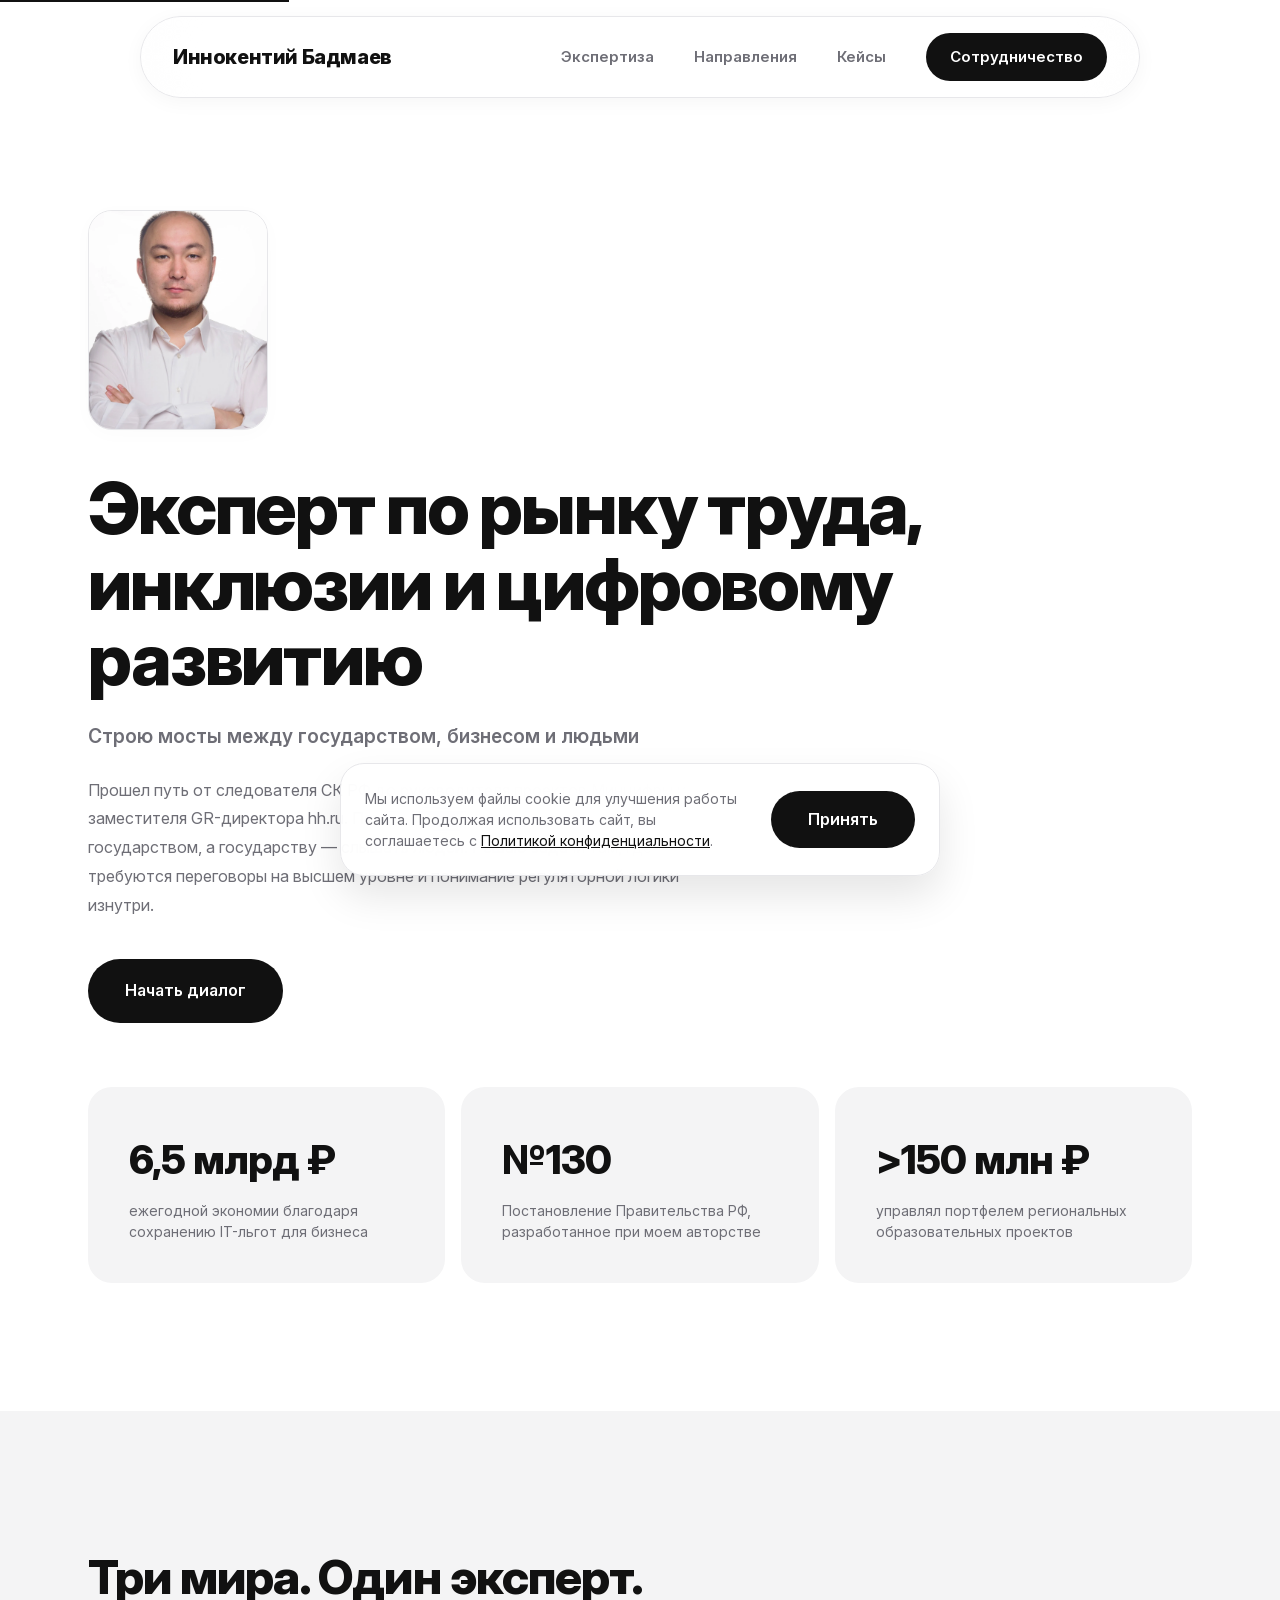
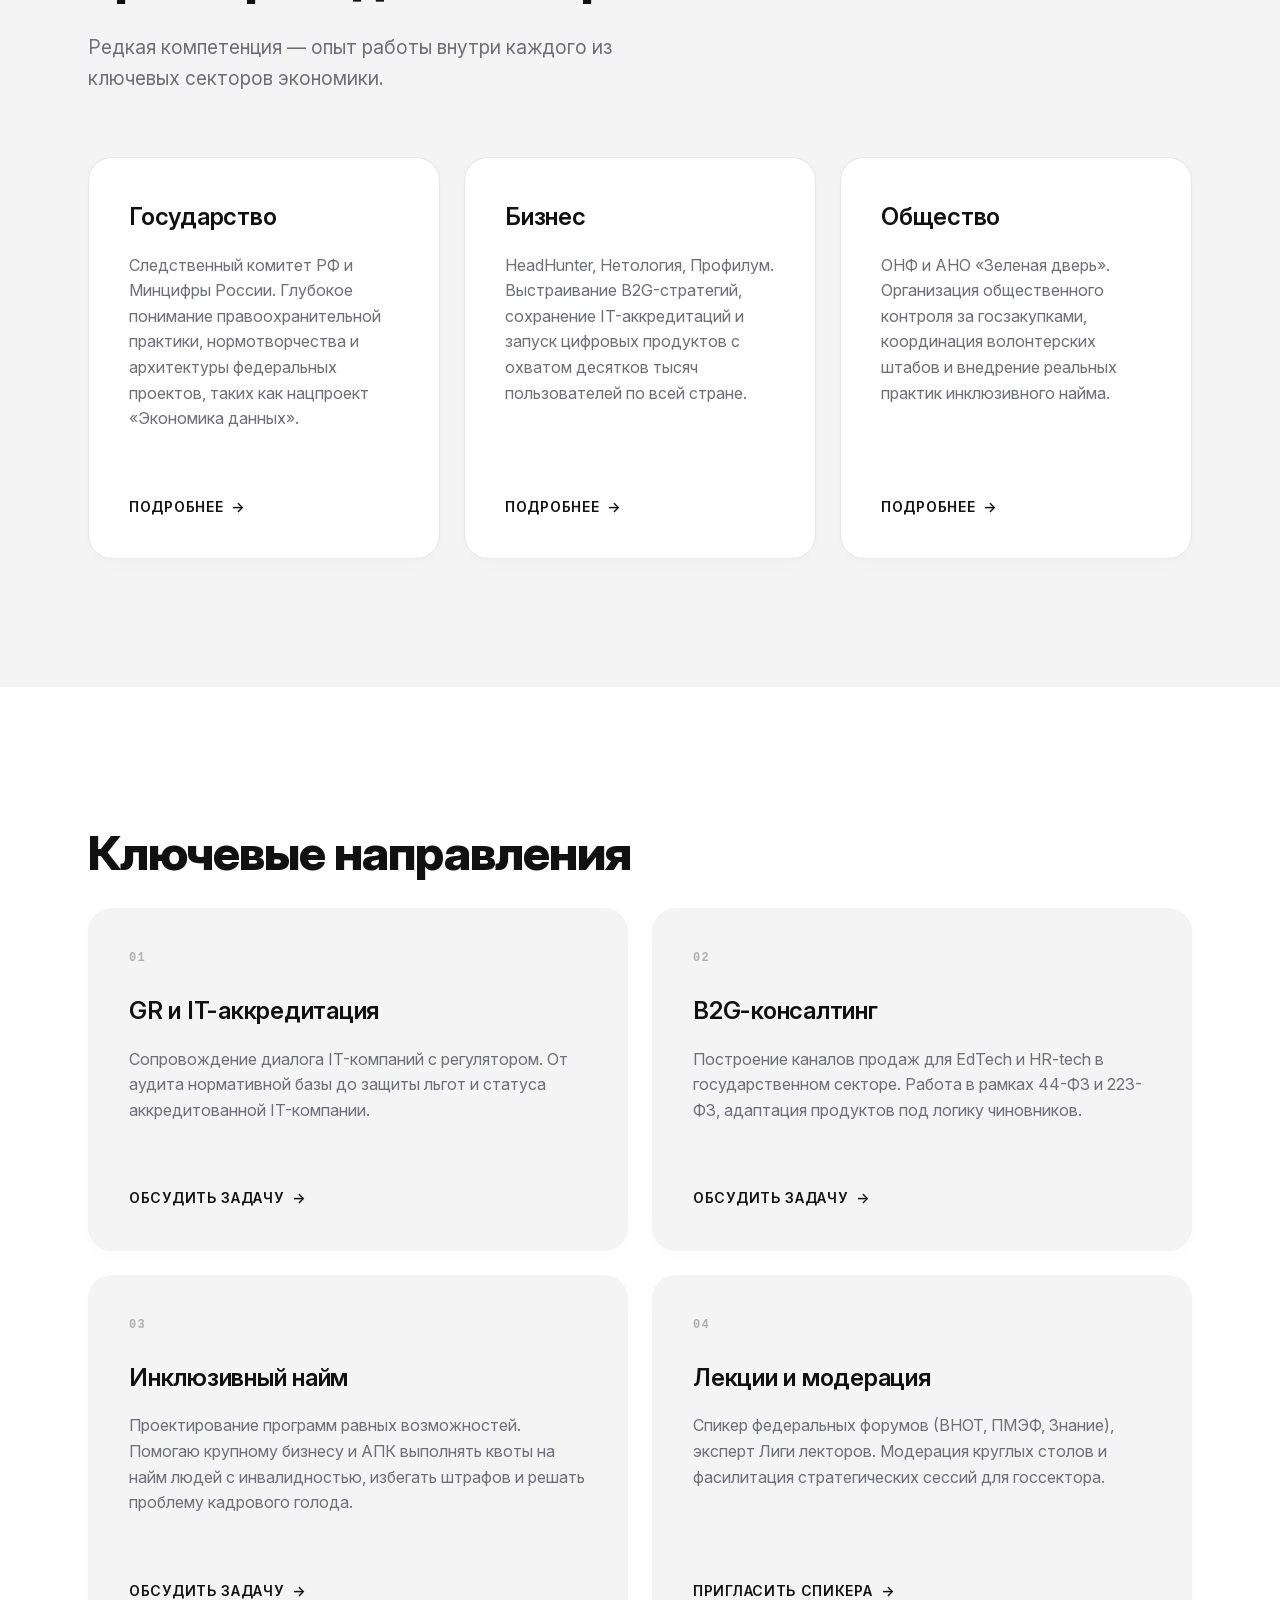
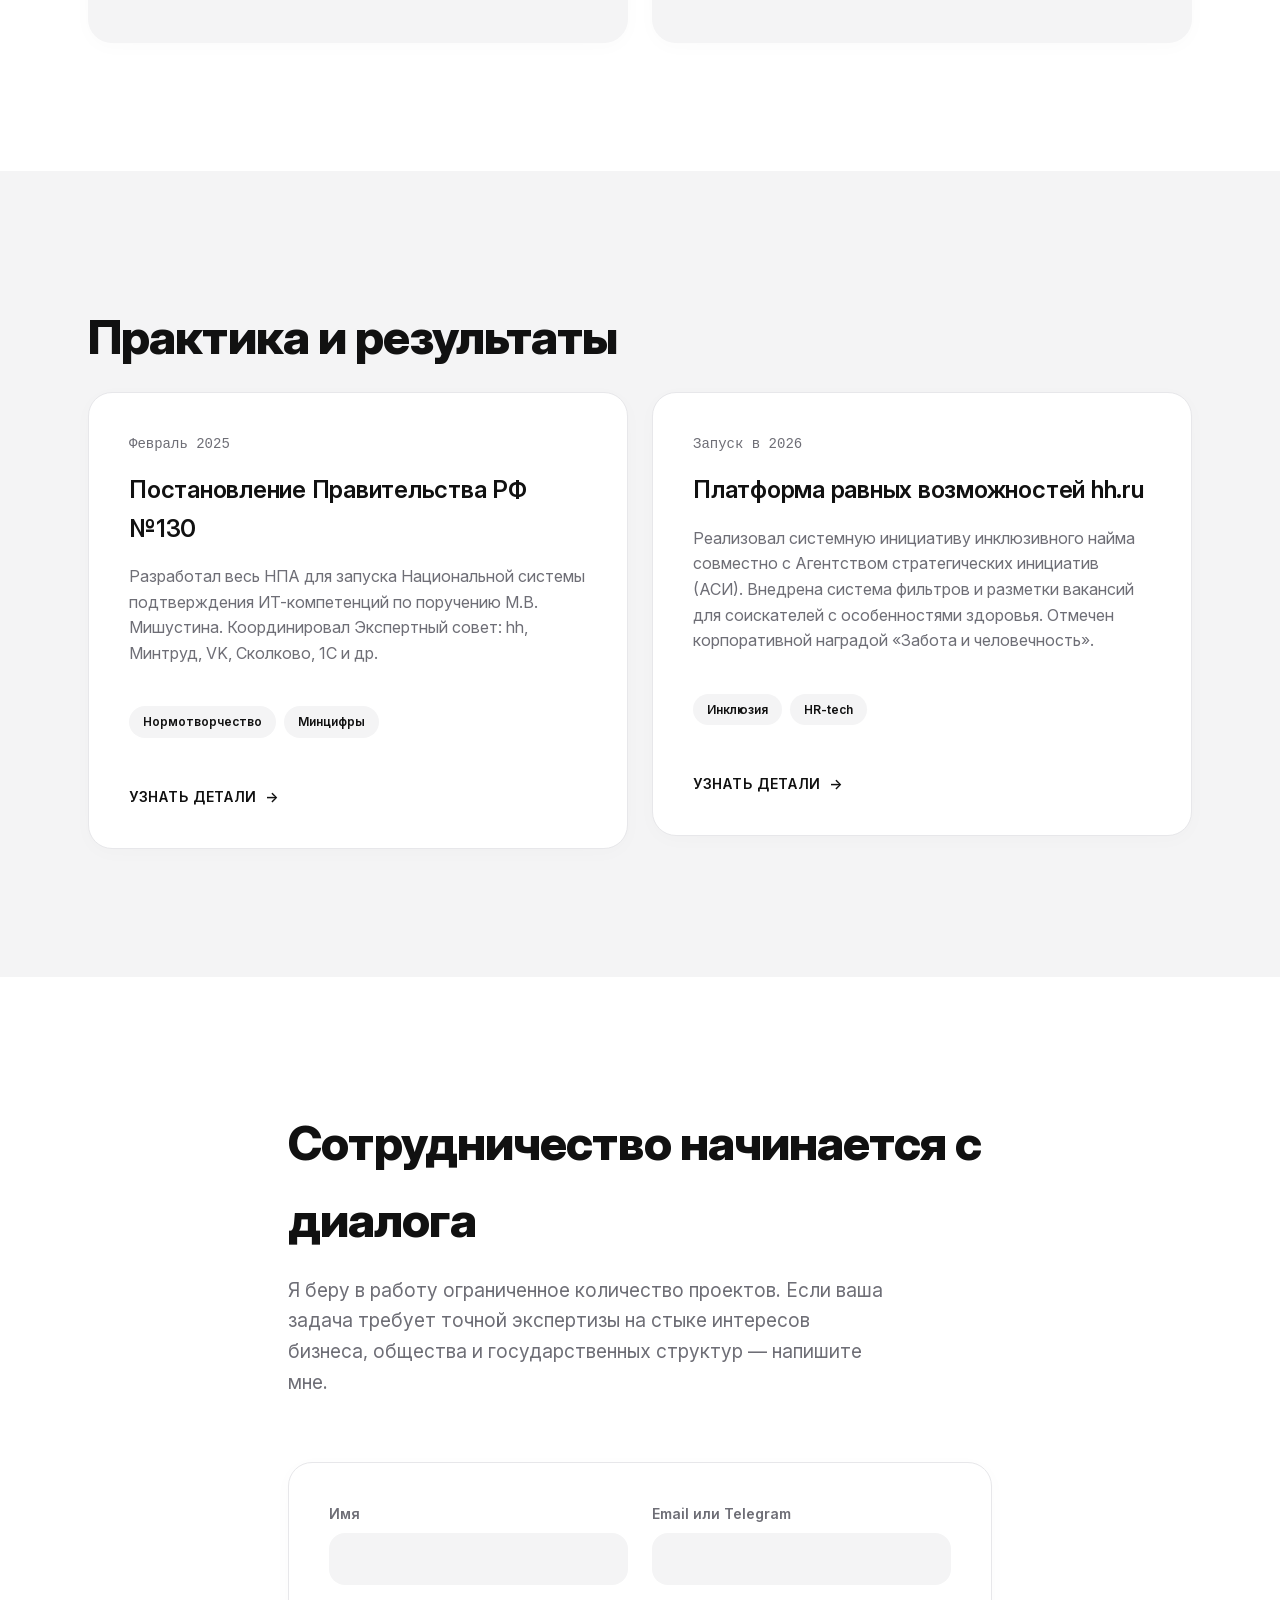
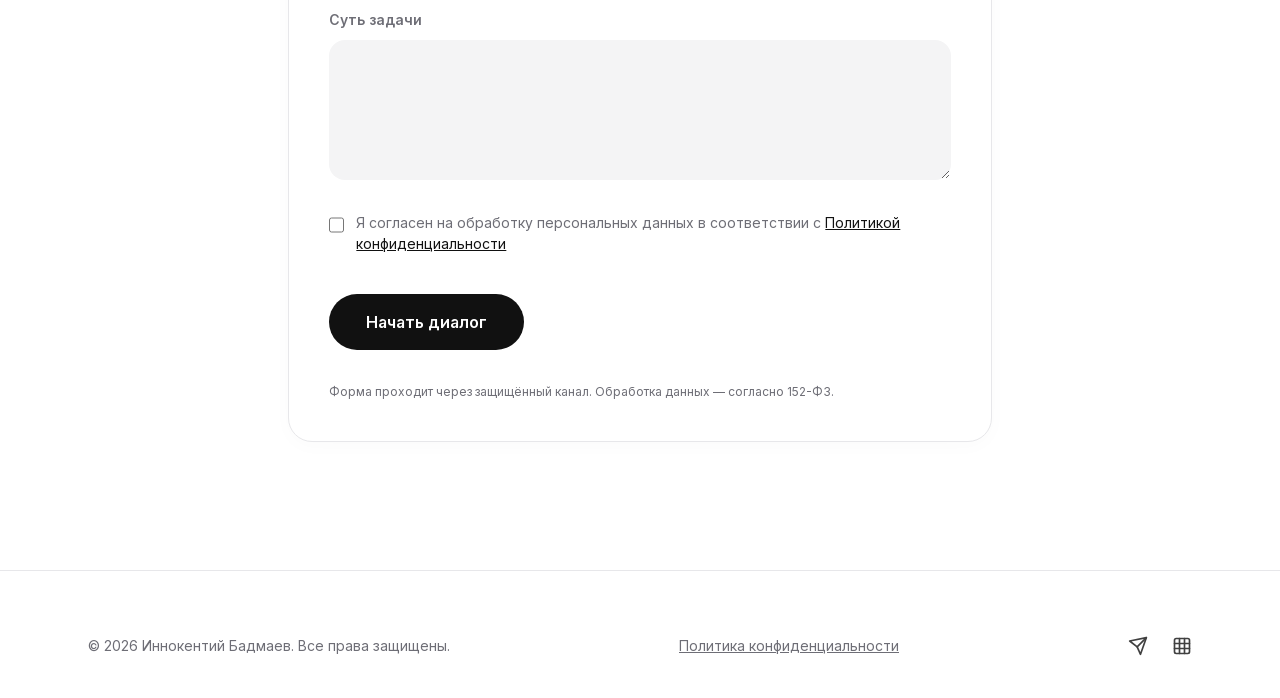
<file: index.html>
<!DOCTYPE html>
<html lang="ru">
<head>
  <meta charset="UTF-8">
  <meta name="viewport" content="width=device-width, initial-scale=1.0">
  <meta name="theme-color" content="#151515">
  <title>Иннокентий Бадмаев &mdash; Эксперт по рынку труда, инклюзии и цифровому развитию</title>
  <meta name="description" content="Иннокентий Бадмаев — эксперт на стыке государства, бизнеса и общества. GR-консалтинг, IT-аккредитация, инклюзивные программы, экспертные лекции.">
  <meta name="author" content="Иннокентий Бадмаев">
  <meta name="robots" content="index, follow">
  <link rel="canonical" href="https://isbadmaev.ru/">

  <!-- Open Graph -->
  <meta property="og:title" content="Иннокентий Бадмаев — Эксперт по рынку труда, инклюзии и цифровому развитию">
  <meta property="og:description" content="Строю мосты между государством, бизнесом и людьми">
  <meta property="og:type" content="website">
  <meta property="og:url" content="https://isbadmaev.ru/">
  <meta property="og:locale" content="ru_RU">
  <meta property="og:image" content="https://isbadmaev.ru/assets/images/og-cover.jpg">
  <meta property="og:image:width" content="1200">
  <meta property="og:image:height" content="630">

  <!-- Favicons -->
  <link rel="icon" type="image/svg+xml" href="assets/favicons/favicon.svg?v=2">
  <link rel="icon" type="image/png" sizes="96x96" href="assets/favicons/favicon-96x96.png?v=2">
  <link rel="icon" href="assets/favicons/favicon.ico?v=2" sizes="any">
  <link rel="apple-touch-icon" href="assets/favicons/apple-touch-icon.png?v=2">
  <link rel="manifest" href="assets/favicons/site.webmanifest?v=2">

  <!-- Предзагрузка критичного шрифта ускоряет First Contentful Paint -->
  <link rel="preload" href="assets/fonts/inter-var.woff2" as="font" type="font/woff2" crossorigin>

  <!-- Стили: строго normalize перед кастомными стилями -->
  <link rel="stylesheet" href="css/normalize.css">
  <link rel="stylesheet" href="css/style.css">

  <!-- Структурированные данные Schema.org -->
  <script type="application/ld+json">
  {
    "@context": "https://schema.org",
    "@type": "Person",
    "name": "Иннокентий Сергеевич Бадмаев",
    "jobTitle": "Эксперт по рынку труда, инклюзии и цифровому развитию",
    "description": "Эксперт на стыке государства, бизнеса и общества. Участник разработки Постановления Правительства РФ №130.",
    "url": "https://isbadmaev.ru/",
    "sameAs": [
      "https://setka.ru/users/2638cc5f-790b-4da6-909e-8d99691bec29",
      "https://t.me/i_badmaev"
    ]
  }
  </script>
</head>
<body>

  <!-- Skip-link для клавиатурной навигации и screen-readers (a11y) -->
  <a href="#main-content" class="skip-link">Перейти к основному содержанию</a>

  <!-- ==================== HEADER / NAVIGATION ==================== -->
  <header class="header">
    <div class="header__container">
      <a href="#hero" class="header__logo">Иннокентий Бадмаев</a>

      <nav class="nav" aria-label="Основная навигация">
        <!-- Бургер -->
        <button class="nav__burger" type="button" aria-label="Открыть меню" aria-expanded="false" aria-controls="nav-menu">
          <span class="nav__burger-line"></span>
          <span class="nav__burger-line"></span>
          <span class="nav__burger-line"></span>
        </button>

        <!-- Затемняющий фон (оверлей) -->
        <div class="nav__overlay" id="nav-overlay"></div>

        <!-- Выезжающая панель меню -->
        <div class="nav__menu" id="nav-menu" role="navigation">
          <button class="nav__close" type="button" aria-label="Закрыть меню">
            &times;
          </button>
          
          <a class="nav__link" href="#matrix">Экспертиза</a>
          <a class="nav__link" href="#services">Направления</a>
          <a class="nav__link" href="#cases">Кейсы</a>
          <a class="nav__link nav__link--cta" href="#contact">Сотрудничество</a>
        </div>
      </nav>
    </div>
  </header>

  <main class="main" id="main-content">

    <!-- ==================== 1. HERO ==================== -->
    <section class="hero" id="hero" aria-labelledby="hero-title">
      <div class="hero__media" aria-hidden="true"></div>

      <div class="hero__container">
        <div class="hero__content">
          <picture>
            <source srcset="assets/images/avatar.webp" type="image/webp">
            <img src="assets/images/avatar.jpg" alt="Иннокентий Бадмаев" class="hero__avatar" width="180" height="220" fetchpriority="high">
          </picture>
          
          <h1 class="hero__title" id="hero-title">Эксперт по рынку труда, инклюзии и цифровому развитию</h1>
          <p class="hero__subtitle">Строю мосты между государством, бизнесом и людьми</p>
          <p class="hero__lead">Прошел путь от следователя СК РФ до руководителя проектов Минцифры и заместителя GR-директора hh.ru. Помогаю бизнесу говорить с государством, а государству — слышать людей. Решаю задачи там, где требуются переговоры на высшем уровне и понимание регуляторной логики изнутри.</p>
          <a href="#contact" class="hero__cta button button--primary">Начать диалог</a>
        </div>

        <div class="hero__stats" role="list" aria-label="Ключевые показатели">
          <div class="hero__stat" role="listitem">
            <span class="hero__stat-number">6,5 млрд ₽</span>
            <span class="hero__stat-label">ежегодной экономии благодаря сохранению IT-льгот для бизнеса</span>
          </div>
          <div class="hero__stat" role="listitem">
            <span class="hero__stat-number">№130</span>
            <span class="hero__stat-label">Постановление Правительства РФ, разработанное при моем авторстве</span>
          </div>
          <div class="hero__stat" role="listitem">
            <span class="hero__stat-number">>150 млн ₽</span>
            <span class="hero__stat-label">управлял портфелем региональных образовательных проектов</span>
          </div>
        </div>
      </div>
    </section>

    <!-- ==================== 2. МАТРИЦА УНИКАЛЬНОСТИ ==================== -->
    <section class="matrix" id="matrix" aria-labelledby="matrix-title">
      <div class="matrix__container">
        <h2 class="matrix__title" id="matrix-title">Три мира. Один эксперт.</h2>
        <p class="matrix__subtitle">Редкая компетенция — опыт работы внутри каждого из ключевых секторов экономики.</p>

        <div class="matrix__grid">
          <article class="matrix__card">
            <h3 class="matrix__card-title">Государство</h3>
            <p class="matrix__card-text">Следственный комитет РФ и Минцифры России. Глубокое понимание правоохранительной практики, нормотворчества и архитектуры федеральных проектов, таких как нацпроект «Экономика данных».</p>
            <a href="#contact" class="card__link">Подробнее <span class="card__link-arrow" aria-hidden="true">&rarr;</span></a>
          </article>

          <article class="matrix__card">
            <h3 class="matrix__card-title">Бизнес</h3>
            <p class="matrix__card-text">HeadHunter, Нетология, Профилум. Выстраивание B2G-стратегий, сохранение IT-аккредитаций и запуск цифровых продуктов с охватом десятков тысяч пользователей по всей стране.</p>
            <a href="#contact" class="card__link">Подробнее <span class="card__link-arrow" aria-hidden="true">&rarr;</span></a>
          </article>

          <article class="matrix__card">
            <h3 class="matrix__card-title">Общество</h3>
            <p class="matrix__card-text">ОНФ и АНО «Зеленая дверь». Организация общественного контроля за госзакупками, координация волонтерских штабов и внедрение реальных практик инклюзивного найма.</p>
            <a href="#contact" class="card__link">Подробнее <span class="card__link-arrow" aria-hidden="true">&rarr;</span></a>
          </article>
        </div>
      </div>
    </section>

    <!-- ==================== 3. ПРОДУКТОВЫЙ ПОРТФЕЛЬ ==================== -->
    <section class="services" id="services" aria-labelledby="services-title">
      <div class="services__container">
        <h2 class="services__title" id="services-title">Ключевые направления</h2>

        <div class="services-grid">
          <article class="services-grid__item">
            <span class="services-grid__index" aria-hidden="true">01</span>
            <h3 class="services-grid__title">GR и IT-аккредитация</h3>
            <p class="services-grid__text">Сопровождение диалога IT-компаний с регулятором. От аудита нормативной базы до защиты льгот и статуса аккредитованной IT-компании.</p>
            <a href="#contact" class="card__link">Обсудить задачу <span class="card__link-arrow" aria-hidden="true">&rarr;</span></a>
          </article>

          <article class="services-grid__item">
            <span class="services-grid__index" aria-hidden="true">02</span>
            <h3 class="services-grid__title">B2G-консалтинг</h3>
            <p class="services-grid__text">Построение каналов продаж для EdTech и HR-tech в государственном секторе. Работа в рамках 44-ФЗ и 223-ФЗ, адаптация продуктов под логику чиновников.</p>
            <a href="#contact" class="card__link">Обсудить задачу <span class="card__link-arrow" aria-hidden="true">&rarr;</span></a>
          </article>

          <article class="services-grid__item">
            <span class="services-grid__index" aria-hidden="true">03</span>
            <h3 class="services-grid__title">Инклюзивный найм</h3>
            <p class="services-grid__text">Проектирование программ равных возможностей. Помогаю крупному бизнесу и АПК выполнять квоты на найм людей с инвалидностью, избегать штрафов и решать проблему кадрового голода.</p>
            <a href="#contact" class="card__link">Обсудить задачу <span class="card__link-arrow" aria-hidden="true">&rarr;</span></a>
          </article>

          <article class="services-grid__item">
            <span class="services-grid__index" aria-hidden="true">04</span>
            <h3 class="services-grid__title">Лекции и модерация</h3>
            <p class="services-grid__text">Спикер федеральных форумов (ВНОТ, ПМЭФ, Знание), эксперт Лиги лекторов. Модерация круглых столов и фасилитация стратегических сессий для госсектора.</p>
            <a href="#contact" class="card__link">Пригласить спикера <span class="card__link-arrow" aria-hidden="true">&rarr;</span></a>
          </article>
        </div>
      </div>
    </section>

    <!-- ==================== 4. ФЛАГМАНСКИЕ КЕЙСЫ ==================== -->
    <section class="cases" id="cases" aria-labelledby="cases-title">
      <div class="cases__container">
        <h2 class="cases__title" id="cases-title">Практика и результаты</h2>

        <div class="cases__timeline">
          <article class="cases__item">
            <div class="cases__card">
              <span class="cases__date">Февраль 2025</span>
              <h3 class="cases__item-title">Постановление Правительства РФ №130</h3>
              <p class="cases__item-text">Разработал весь НПА для запуска Национальной системы подтверждения ИТ-компетенций по поручению М.В. Мишустина. Координировал Экспертный совет: hh, Минтруд, VK, Сколково, 1С и др.</p>
              <div class="cases__badges">
                <span class="cases__badge">Нормотворчество</span>
                <span class="cases__badge">Минцифры</span>
              </div>
              <a href="#contact" class="cases__cta">Узнать детали <span class="card__link-arrow" aria-hidden="true">&rarr;</span></a>
            </div>
          </article>

          <article class="cases__item">
            <div class="cases__card">
              <span class="cases__date">Запуск в 2026</span>
              <h3 class="cases__item-title">Платформа равных возможностей hh.ru</h3>
              <p class="cases__item-text">Реализовал системную инициативу инклюзивного найма совместно с Агентством стратегических инициатив (АСИ). Внедрена система фильтров и разметки вакансий для соискателей с особенностями здоровья. Отмечен корпоративной наградой «Забота и человечность».</p>
              <div class="cases__badges">
                <span class="cases__badge">Инклюзия</span>
                <span class="cases__badge">HR-tech</span>
              </div>
              <a href="#contact" class="cases__cta">Узнать детали <span class="card__link-arrow" aria-hidden="true">&rarr;</span></a>
            </div>
          </article>
        </div>
      </div>
    </section>

    <!-- ==================== 5. CALL TO ACTION / ФОРМА СВЯЗИ ==================== -->
    <section class="contact" id="contact" aria-labelledby="contact-title">
      <div class="contact__container">
        <h2 class="contact__title" id="contact-title">Сотрудничество начинается с диалога</h2>
        <p class="contact__subtitle">Я беру в работу ограниченное количество проектов. Если ваша задача требует точной экспертизы на стыке интересов бизнеса, общества и государственных структур — напишите мне.</p>

        <form class="contact__form" id="contact-form" action="/send-form.php" method="POST" novalidate>
          <div class="contact__row">
            <div class="contact__field">
              <label class="contact__label" for="name">Имя</label>
              <input class="contact__input" type="text" id="name" name="name" required autocomplete="name" aria-describedby="name-error">
              <span class="contact__error" id="name-error" role="alert" aria-live="polite"></span>
            </div>

            <div class="contact__field">
              <label class="contact__label" for="contact-info">Email или Telegram</label>
              <input class="contact__input" type="text" id="contact-info" name="contact_info" required autocomplete="email" aria-describedby="contact-info-error">
              <span class="contact__error" id="contact-info-error" role="alert" aria-live="polite"></span>
            </div>
          </div>

          <div class="contact__field">
            <label class="contact__label" for="message">Суть задачи</label>
            <textarea class="contact__textarea" id="message" name="message" rows="4" required aria-describedby="message-error"></textarea>
            <span class="contact__error" id="message-error" role="alert" aria-live="polite"></span>
          </div>
          
          <div style="display: none;" aria-hidden="true">
              <label for="bot-field">Не заполняйте это поле, если вы человек:</label>
              <input type="text" id="bot-field" name="bot-field" tabindex="-1">
          </div>

          <div class="contact__consent">
            <input class="contact__checkbox" type="checkbox" id="consent" name="consent" required>
            <label class="contact__consent-label" for="consent">
              Я согласен на обработку персональных данных в соответствии с
              <a href="privacy.html" class="contact__policy-link">Политикой конфиденциальности</a>
            </label>
          </div>

          <button class="contact__submit button button--primary" type="submit">
            <span class="contact__submit-text">Начать диалог</span>
          </button>

          <p class="contact__microtext">Форма проходит через защищённый канал. Обработка данных — согласно 152-ФЗ.</p>
          <p class="contact__status" id="contact-status" role="status" aria-live="polite"></p>
        </form>
      </div>
    </section>

  </main>

  <!-- ==================== FOOTER ==================== -->
  <footer class="footer">
    <div class="footer__container">
      <p class="footer__copyright">&copy; 2026 Иннокентий Бадмаев. Все права защищены.</p>

      <nav class="footer__nav" aria-label="Юридическая информация">
        <a class="footer__link" href="privacy.html">Политика конфиденциальности</a>
      </nav>

      <div class="footer__socials">
        <a href="https://t.me/i_badmaev" class="footer__social-link" aria-label="Telegram" target="_blank" rel="noopener noreferrer me">
          <svg xmlns="http://www.w3.org/2000/svg" width="20" height="20" viewBox="0 0 24 24" fill="none" stroke="currentColor" stroke-width="2" stroke-linecap="round" stroke-linejoin="round"><path d="m22 2-7 20-4-9-9-7Z"/><path d="M22 2 11 13"/></svg>
        </a>
        <a href="https://setka.ru/users/2638cc5f-790b-4da6-909e-8d99691bec29" class="footer__social-link" aria-label="Setka" target="_blank" rel="noopener noreferrer me">
          <svg xmlns="http://www.w3.org/2000/svg" width="20" height="20" viewBox="0 0 24 24" fill="none" stroke="currentColor" stroke-width="2" stroke-linecap="round" stroke-linejoin="round"><rect width="18" height="18" x="3" y="3" rx="2"/><path d="M9 3v18"/><path d="M15 3v18"/><path d="M3 9h18"/><path d="M3 15h18"/></svg>
        </a>
      </div>
    </div>
  </footer>

  <!-- ==================== COOKIE CONSENT (152-ФЗ) ==================== -->
  <div class="cookie-consent" id="cookie-consent" role="dialog" aria-label="Уведомление об использовании cookie" hidden>
    <p class="cookie-consent__text">
      Мы используем файлы cookie для улучшения работы сайта. Продолжая использовать сайт, вы соглашаетесь с
      <a href="privacy.html" class="cookie-consent__link">Политикой конфиденциальности</a>.
    </p>
    <button class="cookie-consent__button button button--primary" id="cookie-consent-accept" type="button">Принять</button>
  </div>

  <!-- Скрипты подключаются в конце body для скорости загрузки -->
  <script src="js/cookie-consent.js" defer></script>
  <script src="js/main.js" defer></script>

</body>
</html>
</file>
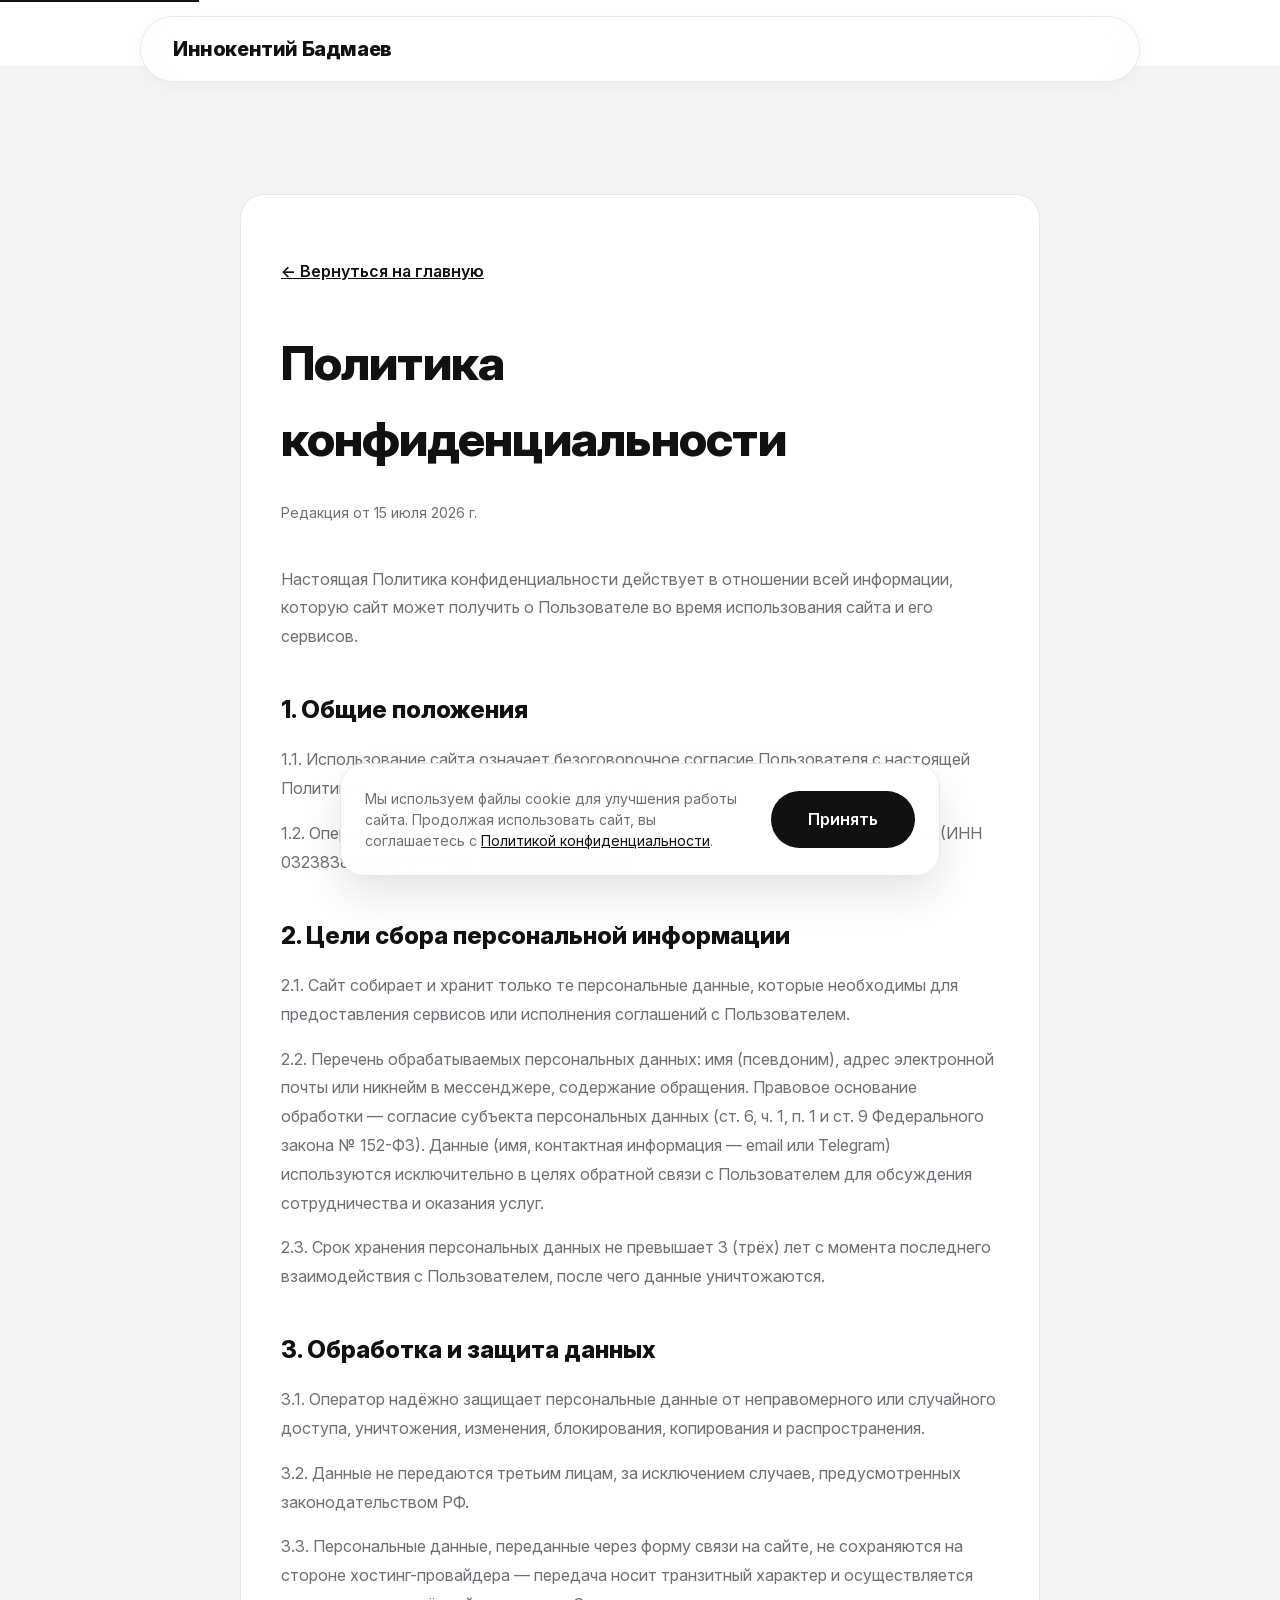
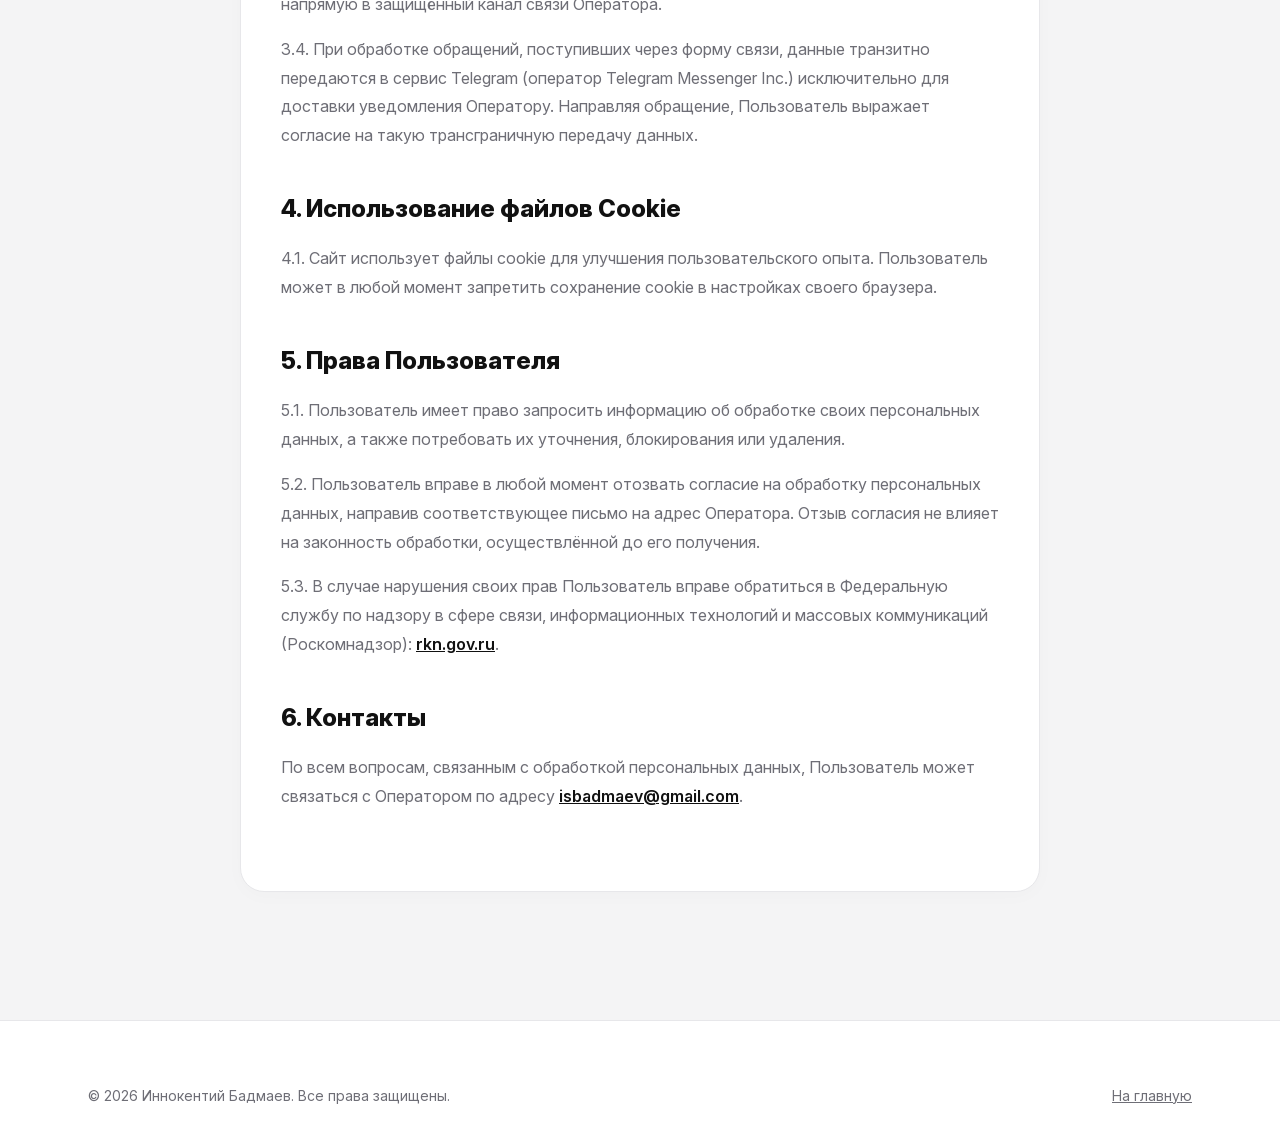
<file: privacy.html>
<!DOCTYPE html>
<html lang="ru">
<head>
  <meta charset="UTF-8">
  <meta name="viewport" content="width=device-width, initial-scale=1.0">
  <meta name="theme-color" content="#FFFFFF">
  <title>Политика конфиденциальности &mdash; Иннокентий Бадмаев</title>
  <meta name="description" content="Политика конфиденциальности и обработки персональных данных ИП Бадмаев Иннокентий Сергеевич.">
  <meta name="robots" content="noindex, follow">
  <link rel="canonical" href="https://isbadmaev.ru/privacy.html">

  <!-- Favicons: единые для всех страниц сайта -->
  <link rel="icon" type="image/svg+xml" href="assets/favicons/favicon.svg">
  <link rel="icon" type="image/png" sizes="96x96" href="assets/favicons/favicon-96x96.png">
  <link rel="icon" href="assets/favicons/favicon.ico" sizes="any">
  <link rel="apple-touch-icon" href="assets/favicons/apple-touch-icon.png">
  <link rel="manifest" href="assets/favicons/site.webmanifest">

  <link rel="stylesheet" href="css/normalize.css">
  <link rel="stylesheet" href="css/style.css">

  <style>
    /* Локальные стили страницы политики — используют переменные из :root в style.css */
    .privacy {
      padding: 6rem 0 var(--space-section); /* Уменьшили верхний отступ для мобилок */
      background-color: var(--color-bg-soft);
    }
    .privacy__content {
      max-width: 800px;
      margin: 0 auto;
      background-color: var(--color-bg);
      padding: var(--space-md); /* Комфортный отступ для смартфона */
      border-radius: var(--radius-lg);
      border: 1px solid var(--color-border);
      box-shadow: var(--shadow-glow);
      overflow-wrap: break-word; /* Защита от вылезания длинных слов/email за края */
      word-break: break-word;
    }

    /* Возвращаем "воздух" для планшетов и десктопов */
    @media (min-width: 768px) {
      .privacy {
        padding: 8rem 0 var(--space-section);
      }
      .privacy__content {
        padding: var(--space-xl) var(--space-lg);
      }
    }
    .privacy__updated {
      display: block;
      font-size: var(--fs-small);
      color: var(--color-text-secondary);
      margin-bottom: var(--space-lg);
    }
    .privacy__content h1 {
      font-size: var(--fs-h2);
      font-weight: var(--fw-black);
      margin-bottom: var(--space-md);
      letter-spacing: -0.02em;
      color: var(--color-text);
    }
    .privacy__content h2 {
      font-size: var(--fs-h3);
      font-weight: var(--fw-black);
      margin-top: var(--space-lg);
      margin-bottom: var(--space-sm);
      color: var(--color-text);
    }
    .privacy__content p,
    .privacy__content ul {
      color: var(--color-text-secondary);
      font-size: var(--fs-body);
      line-height: 1.8;
      margin-bottom: var(--space-sm);
    }
    .privacy__content ul {
      padding-left: 1.5rem;
    }
    .privacy__content a {
      color: var(--color-text);
      font-weight: var(--fw-bold);
      text-decoration: underline;
      transition: color var(--transition-fast);
    }
    .privacy__content a:hover {
      color: var(--color-text-secondary);
    }
    .privacy__back {
      display: inline-flex;
      align-items: center;
      gap: 0.5rem;
      margin-bottom: var(--space-lg);
      color: var(--color-text);
      font-weight: var(--fw-bold);
      text-decoration: none;
      transition: color var(--transition-fast);
    }
    .privacy__back:hover {
      color: var(--color-text-secondary);
    }
    .privacy__container {
      max-width: var(--container-max);
      margin: 0 auto;
      padding-left: var(--container-padding);
      padding-right: var(--container-padding);
    }
  </style>
</head>
<body>

  <a href="#privacy-content" class="skip-link">Перейти к содержанию</a>

  <!-- Лёгкая шапка для единого бренд-стиля со всеми страницами сайта -->
  <header class="header">
    <div class="header__container">
      <a href="index.html#hero" class="header__logo">Иннокентий Бадмаев</a>
    </div>
  </header>

  <main class="main">
    <section class="privacy" id="privacy-content" aria-labelledby="privacy-title">
      <div class="privacy__container">
        <div class="privacy__content">
          <a href="index.html" class="privacy__back">&larr; Вернуться на главную</a>

          <h1 id="privacy-title">Политика конфиденциальности</h1>
          <span class="privacy__updated">Редакция от 15 июля 2026 г.</span>

          <p>Настоящая Политика конфиденциальности действует в отношении всей информации, которую сайт может получить о Пользователе во время использования сайта и его сервисов.</p>

          <h2>1. Общие положения</h2>
          <p>1.1. Использование сайта означает безоговорочное согласие Пользователя с настоящей Политикой и условиями обработки его персональных данных.</p>
          <p>1.2. Оператором персональных данных является ИП Бадмаев Иннокентий Сергеевич (ИНН 032383855392, ОГРНИП 326030000036650).</p>
          
          <h2>2. Цели сбора персональной информации</h2>
          <p>2.1. Сайт собирает и хранит только те персональные данные, которые необходимы для предоставления сервисов или исполнения соглашений с Пользователем.</p>
          <p>2.2. Перечень обрабатываемых персональных данных: имя (псевдоним), адрес электронной почты или никнейм в мессенджере, содержание обращения. Правовое основание обработки — согласие субъекта персональных данных (ст. 6, ч. 1, п. 1 и ст. 9 Федерального закона № 152-ФЗ). Данные (имя, контактная информация — email или Telegram) используются исключительно в целях обратной связи с Пользователем для обсуждения сотрудничества и оказания услуг.</p>
          <p>2.3. Срок хранения персональных данных не превышает 3 (трёх) лет с момента последнего взаимодействия с Пользователем, после чего данные уничтожаются.</p>

          <h2>3. Обработка и защита данных</h2>
          <p>3.1. Оператор надёжно защищает персональные данные от неправомерного или случайного доступа, уничтожения, изменения, блокирования, копирования и распространения.</p>
          <p>3.2. Данные не передаются третьим лицам, за исключением случаев, предусмотренных законодательством РФ.</p>
          <p>3.3. Персональные данные, переданные через форму связи на сайте, не сохраняются на стороне хостинг-провайдера — передача носит транзитный характер и осуществляется напрямую в защищённый канал связи Оператора.</p>
          <p>3.4. При обработке обращений, поступивших через форму связи, данные транзитно передаются в сервис Telegram (оператор Telegram Messenger Inc.) исключительно для доставки уведомления Оператору. Направляя обращение, Пользователь выражает согласие на такую трансграничную передачу данных.</p>

          <h2>4. Использование файлов Cookie</h2>
          <p>4.1. Сайт использует файлы cookie для улучшения пользовательского опыта. Пользователь может в любой момент запретить сохранение cookie в настройках своего браузера.</p>

          <h2>5. Права Пользователя</h2>
          <p>5.1. Пользователь имеет право запросить информацию об обработке своих персональных данных, а также потребовать их уточнения, блокирования или удаления.</p>
          <p>5.2. Пользователь вправе в любой момент отозвать согласие на обработку персональных данных, направив соответствующее письмо на адрес Оператора. Отзыв согласия не влияет на законность обработки, осуществлённой до его получения.</p>
          <p>5.3. В случае нарушения своих прав Пользователь вправе обратиться в Федеральную службу по надзору в сфере связи, информационных технологий и массовых коммуникаций (Роскомнадзор): <a href="https://rkn.gov.ru" target="_blank" rel="noopener noreferrer">rkn.gov.ru</a>.</p>

          <h2>6. Контакты</h2>
          <p>По всем вопросам, связанным с обработкой персональных данных, Пользователь может связаться с Оператором по адресу <a href="mailto:isbadmaev@gmail.com">isbadmaev@gmail.com</a>.</p>
        </div>
      </div>
    </section>
  </main>

  <!-- ==================== FOOTER ==================== -->
  <footer class="footer">
    <div class="footer__container">
      <p class="footer__copyright">&copy; 2026 Иннокентий Бадмаев. Все права защищены.</p>
      <nav class="footer__nav" aria-label="Юридическая информация">
        <a class="footer__link" href="index.html">На главную</a>
      </nav>
    </div>
  </footer>

  <!-- ==================== COOKIE CONSENT (152-ФЗ) ==================== -->
  <div class="cookie-consent" id="cookie-consent" role="dialog" aria-label="Уведомление об использовании cookie" hidden>
    <p class="cookie-consent__text">
      Мы используем файлы cookie для улучшения работы сайта. Продолжая использовать сайт, вы соглашаетесь с
      <a href="privacy.html" class="cookie-consent__link">Политикой конфиденциальности</a>.
    </p>
    <button class="cookie-consent__button button button--primary" id="cookie-consent-accept" type="button">Принять</button>
  </div>

  <script src="js/cookie-consent.js" defer></script>
</body>
</html>
</file>
<file: css/style.css>
/* ==========================================================================
   style.css — БИС 2.1 (Light Premium Bento Edition)
   Стиль: Чистый минимализм, высокая контрастность, строгая типографика. 
   Mobile First. Подключается строго после normalize.css.
   ========================================================================== */

/* ---- 1. ROOT ПЕРЕМЕННЫЕ ---- */
:root {
  /* Цвета: Светлый премиум */
  --color-bg: #ffffff;          
  --color-bg-soft: #f4f4f5;     
  --color-bg-card: #ffffff;     
  --color-text: #111111;        
  --color-text-secondary: #6e6e76; 
  --color-border: #e7e7ea;      
  --color-border-hover: #d4d4d8;
  
  /* Акценты и Статусы (Успех/Ошибка) */
  --color-accent: #111111;      
  --color-accent-hover: #2a2a2e;
  --color-accent-text: #ffffff; 
  --color-error: #ef4444;       
  --color-success: #10b981;     

  /* Типографика */
  --font-main: 'Inter', system-ui, -apple-system, BlinkMacSystemFont, 'Segoe UI', sans-serif;
  --fs-h1: clamp(2.5rem, 7vw, 4.5rem);
  --fs-h2: clamp(2rem, 5vw, 3rem);
  --fs-h3: clamp(1.25rem, 2vw, 1.5rem);
  --fs-lead: clamp(1.125rem, 1.5vw, 1.25rem);
  --fs-body: 1rem;
  --fs-small: 0.875rem;
  
  --lh-tight: 1.05;
  --lh-normal: 1.6;
  
  --fw-black: 800;
  --fw-bold: 600;
  --fw-regular: 400;

  /* Отступы */
  --space-xs: 0.5rem;
  --space-sm: 1rem;
  --space-md: 1.5rem;
  --space-lg: 2.5rem;
  --space-xl: 4rem;
  --space-section: clamp(5rem, 12vw, 8rem);

  /* Радиусы */
  --radius-pill: 999px;
  --radius-lg: 24px;
  --radius-md: 16px;
  --radius-sm: 8px;

  /* Тени и эффекты */
  --shadow-glow: 0 4px 20px rgba(0, 0, 0, 0.02);
  --shadow-card-hover: 0 12px 30px rgba(0, 0, 0, 0.08), 0 4px 10px rgba(0, 0, 0, 0.03);
  
  /* Контейнер */
  --container-max: 1200px;
  --container-padding: 1.5rem;

  /* Анимация */
  --transition-fast: 0.2s ease-out;
  --transition-base: 0.4s cubic-bezier(0.16, 1, 0.3, 1);
}

@media (min-width: 768px) {
  :root {
    --container-padding: 3rem;
  }
}

@font-face {
  font-family: 'Inter';
  src: url('../assets/fonts/inter-var.woff2') format('woff2');
  font-weight: 100 900;
  font-display: swap;
}

/* ---- 2. БАЗА ---- */
body {
  font-family: var(--font-main);
  font-size: var(--fs-body);
  line-height: var(--lh-normal);
  color: var(--color-text);
  background-color: var(--color-bg);
  -webkit-font-smoothing: antialiased;
  -moz-osx-font-smoothing: grayscale;
}

::selection {
  background-color: rgba(17, 17, 17, 0.1);
  color: var(--color-text);
}

a {
  text-decoration: none;
  transition: all var(--transition-fast);
}

.skip-link {
  position: absolute;
  top: -40px;
  left: 0;
  background: var(--color-accent);
  color: var(--color-accent-text);
  padding: 8px;
  z-index: 1000;
  transition: top var(--transition-fast);
}
.skip-link:focus {
  top: 0;
}

.header__container,
.hero__container,
.matrix__container,
.services__container,
.cases__container,
.contact__container,
.footer__container {
  max-width: var(--container-max);
  margin: 0 auto;
  padding-left: var(--container-padding);
  padding-right: var(--container-padding);
}

/* ---- 3. КНОПКИ ---- */
.button {
  display: inline-flex;
  align-items: center;
  justify-content: center;
  gap: var(--space-xs);
  padding: 1.125rem 2.25rem;
  border-radius: var(--radius-pill);
  font-size: var(--fs-body);
  font-weight: var(--fw-bold);
  white-space: nowrap;
  cursor: pointer;
  transition: all var(--transition-base);
}

.button--primary {
  background-color: var(--color-accent);
  color: var(--color-accent-text);
  border: 1px solid transparent;
}

.button--primary:hover {
  background-color: var(--color-accent-hover);
  transform: scale(1.02) translateY(-2px);
  box-shadow: 0 10px 20px rgba(0, 0, 0, 0.1);
}

.button--primary:active {
  transform: scale(0.98);
}

.button:disabled {
  opacity: 0.7;
  cursor: not-allowed;
  transform: none !important;
  box-shadow: none !important;
}

.card__link,
.cases__cta {
  display: inline-flex;
  align-items: center;
  gap: 0.5rem;
  margin-top: auto;
  padding-top: var(--space-md);
  font-size: var(--fs-small);
  font-weight: var(--fw-bold);
  color: var(--color-text);
  text-transform: uppercase;
  letter-spacing: 0.05em;
}

.card__link-arrow {
  display: inline-block;
  transition: transform var(--transition-fast);
}

.card__link:hover .card__link-arrow,
.cases__cta:hover .card__link-arrow {
  transform: translateX(6px);
}

.card__link:hover,
.cases__cta:hover {
  color: var(--color-text-secondary);
}

/* ---- 4. HEADER (ИСПРАВЛЕНО ДЛЯ МЕНЮ) ---- */
.header {
  position: sticky;
  top: var(--space-sm);
  z-index: 100;
  display: flex;
  justify-content: center;
  padding: 0 var(--space-sm);
}

.header__container {
  position: relative; /* Важно: для позиционирования ::before */
  display: flex;
  align-items: center;
  justify-content: space-between;
  width: 100%;
  max-width: 1000px;
  padding: 1rem 2rem;
  background-color: rgba(255, 255, 255, 0.85);
  border: 1px solid var(--color-border);
  border-radius: var(--radius-pill);
  box-shadow: 0 4px 20px rgba(0, 0, 0, 0.04);
  /* GPU-ускорение для плавного скролла под шапкой */
  will-change: transform, backdrop-filter;
  transform: translateZ(0);
}

/* Размытие вынесено на отдельный слой, чтобы не блокировать мобильное меню */
.header__container::before {
  content: "";
  position: absolute;
  inset: 0;
  border-radius: inherit;
  backdrop-filter: blur(16px);
  -webkit-backdrop-filter: blur(16px);
  z-index: -1; 
}

.header__logo {
  font-weight: var(--fw-black);
  font-size: 1.25rem;
  color: var(--color-text);
  letter-spacing: -0.02em;
}

.nav__burger {
  display: flex;
  flex-direction: column;
  justify-content: center;
  gap: 6px;
  width: 32px;
  height: 32px;
  z-index: 110;
  background: transparent;
  border: none;
  cursor: pointer;
  padding: 0;
}

.nav__burger-line {
  display: block;
  width: 100%;
  height: 2px;
  background-color: var(--color-text);
  border-radius: 2px;
  transition: all var(--transition-base);
}

.nav__burger[aria-expanded="true"] .nav__burger-line:nth-child(1) {
  transform: translateY(8px) rotate(45deg);
}
.nav__burger[aria-expanded="true"] .nav__burger-line:nth-child(2) {
  opacity: 0;
}
.nav__burger[aria-expanded="true"] .nav__burger-line:nth-child(3) {
  transform: translateY(-8px) rotate(-45deg);
}

/* Оверлей меню */
.nav__overlay {
  position: fixed;
  top: 0;
  left: 0;
  width: 100vw;
  height: 100vh;
  background-color: rgba(17, 17, 17, 0.4);
  backdrop-filter: blur(4px);
  -webkit-backdrop-filter: blur(4px);
  z-index: 115;
  opacity: 0;
  visibility: hidden;
  transition: all var(--transition-base);
}

.nav__overlay.is-active {
  opacity: 1;
  visibility: visible;
}

/* Панель меню */
.nav__menu {
  position: fixed;
  top: 0;
  right: 0;
  height: 100vh;
  width: min(85vw, 360px);
  background-color: var(--color-bg);
  border-left: 1px solid var(--color-border);
  display: flex;
  flex-direction: column;
  align-items: flex-start;
  gap: var(--space-lg);
  padding: 8rem var(--space-lg) var(--space-lg);
  transform: translateX(100%);
  transition: transform var(--transition-base);
  z-index: 120;
  box-shadow: -10px 0 40px rgba(0, 0, 0, 0.05);
}

.nav__menu.is-open {
  transform: translateX(0);
}

/* Железобетонный крестик закрытия */
.nav__close {
  position: absolute;
  top: 1rem;
  right: 1.5rem;
  background: transparent;
  border: none;
  font-size: 3rem; /* Крупно и удобно */
  line-height: 1;
  color: var(--color-text-secondary);
  cursor: pointer;
  transition: color var(--transition-fast), transform var(--transition-fast);
  padding: 1rem; /* Большая зона клика для пальца */
  display: flex;
  align-items: center;
  justify-content: center;
  border-radius: 50%;
  z-index: 1000; /* Принудительно поверх всего */
}

.nav__close:hover {
  color: var(--color-text);
  transform: scale(1.1);
}

.nav__link {
  font-size: 1.5rem;
  font-weight: var(--fw-bold);
  color: var(--color-text-secondary);
  display: block;
}

.nav__link:hover {
  color: var(--color-text);
}

.nav__link--cta {
  margin-top: var(--space-md);
  padding: 1rem 2rem;
  background-color: var(--color-accent);
  color: var(--color-bg);
  border-radius: var(--radius-pill);
  font-size: 1.125rem;
}

@media (min-width: 900px) {
  .nav__burger,
  .nav__overlay,
  .nav__close {
    display: none;
  }
  .nav__menu {
    position: static;
    height: auto;
    width: auto;
    flex-direction: row;
    align-items: center;
    gap: 2.5rem;
    padding: 0;
    transform: none;
    border: none;
    background-color: transparent;
    box-shadow: none;
  }
  .nav__link {
    font-size: 0.9375rem;
  }
  .nav__link--cta {
    margin-top: 0;
    padding: 0.75rem 1.5rem;
    font-size: 0.9375rem;
  }
}
@media (max-width: 400px) {
  .header__logo {
    font-size: 1rem;
  }
  .header__container {
    padding: 1rem 1.25rem;
  }
}

/* ---- 5. HERO ---- */
.hero, .matrix, .services, .cases, .contact {
  scroll-margin-top: 6rem;
}
.hero {
  padding: 8rem 0 var(--space-section);
  background-color: var(--color-bg);
}

.hero__container {
  display: flex;
  flex-direction: column;
  gap: var(--space-xl);
}

.hero__avatar {
  width: 140px;
  height: 160px; 
  border-radius: var(--radius-lg);
  object-fit: cover;
  margin-bottom: var(--space-lg);
  border: 1px solid var(--color-border);
  box-shadow: var(--shadow-glow);
}

.hero__title {
  font-size: var(--fs-h1);
  font-weight: var(--fw-black);
  line-height: var(--lh-tight);
  letter-spacing: -0.03em;
  margin-bottom: var(--space-md);
  color: var(--color-text);
}

.hero__subtitle {
  font-size: var(--fs-lead);
  font-weight: var(--fw-bold);
  color: var(--color-text-secondary);
  margin-bottom: var(--space-md);
  max-width: 800px;
}

.hero__lead {
  font-size: var(--fs-body);
  color: var(--color-text-secondary);
  max-width: 600px;
  margin-bottom: var(--space-lg);
  line-height: 1.8;
}

.hero__stats {
  display: grid;
  grid-template-columns: 1fr;
  gap: var(--space-sm);
}

.hero__stat {
  background-color: var(--color-bg-soft);
  border: 1px solid transparent;
  border-radius: var(--radius-lg);
  padding: var(--space-lg);
  display: flex;
  flex-direction: column;
  gap: 0.5rem;
}

.hero__stat-number {
  font-size: 2.5rem;
  font-weight: var(--fw-black);
  color: var(--color-text);
  letter-spacing: -0.02em;
}

.hero__stat-label {
  font-size: var(--fs-small);
  color: var(--color-text-secondary);
  line-height: 1.5;
}

@media (min-width: 768px) {
  .hero__avatar {
    width: 180px;
    height: 220px;
  }
  .hero__stats {
    grid-template-columns: repeat(3, 1fr);
  }
}

/* ---- ЧЕРЕДОВАНИЕ ФОНА СЕКЦИЙ ---- */
.matrix, .cases {
  background-color: var(--color-bg-soft);
}
.services, .contact {
  background-color: var(--color-bg);
}

/* ---- 6. КАРТОЧКИ УСЛУГ И КЕЙСОВ ---- */
.matrix, .services, .cases {
  padding: var(--space-section) 0;
}

.matrix__title, .services__title, .cases__title, .contact__title {
  font-size: var(--fs-h2);
  font-weight: var(--fw-black);
  letter-spacing: -0.02em;
  margin-bottom: var(--space-sm);
}

.matrix__subtitle, .contact__subtitle {
  font-size: var(--fs-lead);
  color: var(--color-text-secondary);
  max-width: 600px;
  margin-bottom: var(--space-xl);
}

/* Сетки */
.matrix__grid {
  display: grid;
  grid-template-columns: 1fr;
  gap: var(--space-md);
}

.services-grid, .cases__timeline {
  display: grid;
  grid-template-columns: 1fr;
  gap: var(--space-md);
}

.matrix__card, .services-grid__item, .cases__card {
  background-color: var(--color-bg-card);
  border: 1px solid var(--color-border);
  border-radius: var(--radius-lg);
  padding: var(--space-lg);
  display: flex;
  flex-direction: column;
  transition: all var(--transition-base);
  box-shadow: var(--shadow-glow);
}

.services-grid__item {
  background-color: var(--color-bg-soft);
  border-color: transparent;
}

.matrix__card:hover, .services-grid__item:hover, .cases__card:hover {
  transform: translateY(-4px);
  border-color: var(--color-border-hover);
  box-shadow: var(--shadow-card-hover);
  background-color: var(--color-bg-card);
}

.matrix__card-title, .services-grid__title, .cases__item-title {
  font-size: var(--fs-h3);
  font-weight: var(--fw-bold);
  margin-bottom: var(--space-sm);
  color: var(--color-text);
  letter-spacing: -0.01em;
}

.matrix__card-text, .services-grid__text, .cases__item-text {
  font-size: 1rem;
  color: var(--color-text-secondary);
  line-height: 1.6;
  margin-bottom: var(--space-lg);
}

.services-grid__index {
  display: inline-block;
  font-size: 0.75rem;
  font-weight: var(--fw-black);
  color: rgba(17, 17, 17, 0.3);
  margin-bottom: var(--space-md);
  font-family: monospace;
  letter-spacing: 0.1em;
}

.cases__date {
  display: inline-block;
  font-size: var(--fs-small);
  color: var(--color-text-secondary);
  margin-bottom: var(--space-sm);
  font-family: monospace;
}

.cases__badges {
  display: flex;
  flex-wrap: wrap;
  gap: 0.5rem;
  margin-bottom: var(--space-md);
}

.cases__badge {
  padding: 0.375rem 0.875rem;
  background-color: var(--color-bg-soft);
  border-radius: var(--radius-pill);
  font-size: 0.75rem;
  font-weight: var(--fw-bold);
  color: var(--color-text);
}

@media (min-width: 768px) {
  .matrix__grid {
    grid-template-columns: repeat(3, 1fr);
  }
  .services-grid {
    grid-template-columns: repeat(2, 1fr);
  }
  .cases__timeline {
    grid-template-columns: repeat(2, 1fr);
  }
}

/* ---- 7. ФОРМА СВЯЗИ ---- */
.contact {
  padding: var(--space-section) 0;
}

.contact__container {
  display: flex;
  flex-direction: column;
  max-width: 800px;
  margin: 0 auto;
}

.contact__form {
  background-color: var(--color-bg-card);
  border: 1px solid var(--color-border);
  border-radius: var(--radius-lg);
  padding: var(--space-lg);
  display: flex;
  flex-direction: column;
  gap: var(--space-md);
  box-shadow: var(--shadow-glow);
}

.contact__row {
  display: grid;
  grid-template-columns: 1fr;
  gap: var(--space-md);
}

.contact__field {
  display: flex;
  flex-direction: column;
  gap: 0.5rem;
  position: relative; 
}

.contact__label {
  font-size: 0.875rem;
  font-weight: var(--fw-bold);
  color: var(--color-text-secondary);
}

.contact__input,
.contact__textarea {
  padding: 1rem 1.25rem;
  background-color: var(--color-bg-soft);
  border: 1px solid transparent;
  border-radius: var(--radius-md);
  font-family: var(--font-main);
  font-size: 1rem;
  color: var(--color-text);
  transition: all var(--transition-fast);
}

.contact__input:focus,
.contact__textarea:focus {
  outline: none;
  border-color: var(--color-text);
  background-color: var(--color-bg);
  box-shadow: 0 0 0 4px rgba(17, 17, 17, 0.05);
}

.contact__input.is-invalid,
.contact__textarea.is-invalid {
  border-color: var(--color-error);
  background-color: #fef2f2;
}
.contact__input.is-invalid:focus,
.contact__textarea.is-invalid:focus {
  box-shadow: 0 0 0 4px rgba(239, 68, 68, 0.1);
}

.contact__error {
  color: var(--color-error);
  font-size: 0.75rem;
  font-weight: var(--fw-bold);
  display: none;
  margin-top: 0.25rem;
}
.contact__error.is-visible {
  display: block;
}

.contact__textarea {
  resize: vertical;
  min-height: 140px;
}

.contact__consent {
  display: flex;
  align-items: flex-start;
  gap: 0.75rem;
  margin-top: 0.5rem;
}

.contact__checkbox {
  margin-top: 0.25rem;
  width: 18px;
  height: 18px;
  accent-color: var(--color-accent);
}

.contact__consent-label {
  font-size: 0.875rem;
  color: var(--color-text-secondary);
  line-height: 1.5;
}

.contact__policy-link {
  color: var(--color-text);
  text-decoration: underline;
}

.contact__submit {
  margin-top: var(--space-sm);
  align-self: flex-start;
}

.contact__microtext {
  font-size: 0.75rem;
  color: var(--color-text-secondary);
  margin-top: 0.5rem;
}

.contact__status {
  font-size: 0.875rem;
  font-weight: var(--fw-bold);
  margin-top: 1rem;
  display: none;
  padding: 1rem;
  border-radius: var(--radius-sm);
}

.contact__status.is-success {
  display: block;
  background-color: #ecfdf5;
  color: var(--color-success);
  border: 1px solid #a7f3d0;
}

.contact__status.is-error {
  display: block;
  background-color: #fef2f2;
  color: var(--color-error);
  border: 1px solid #fecaca;
}

@media (min-width: 640px) {
  .contact__row {
    grid-template-columns: repeat(2, 1fr);
  }
}

/* ---- 8. FOOTER ---- */
.footer {
  padding: var(--space-xl) 0 var(--space-lg);
  border-top: 1px solid var(--color-border);
  background-color: var(--color-bg);
}

.footer__container {
  display: flex;
  flex-direction: column;
  align-items: center;
  gap: var(--space-md);
  text-align: center;
}

.footer__copyright {
  font-size: 0.875rem;
  color: var(--color-text-secondary);
}

.footer__nav {
  display: flex;
  gap: var(--space-sm);
}

.footer__link {
  font-size: 0.875rem;
  color: var(--color-text-secondary);
  text-decoration: underline;
}

.footer__link:hover {
  color: var(--color-text);
}

.footer__socials {
  display: flex;
  gap: var(--space-md);
}

.footer__social-link {
  font-size: 0.875rem;
  font-weight: var(--fw-bold);
  color: var(--color-text);
}

.footer__social-link:hover {
  color: var(--color-text-secondary);
}

@media (min-width: 640px) {
  .footer__container {
    flex-direction: row;
    justify-content: space-between;
    text-align: left;
  }
}

/* ---- 9. COOKIE CONSENT ---- */
.cookie-consent {
  position: fixed;
  bottom: var(--space-md);
  left: 50%;
  transform: translateX(-50%) translateY(0);
  z-index: 200;
  display: flex;
  flex-direction: column;
  align-items: center;
  gap: var(--space-md);
  width: calc(100% - 2rem);
  max-width: 600px;
  padding: 1.5rem;
  background-color: rgba(255, 255, 255, 0.95);
  backdrop-filter: blur(20px);
  -webkit-backdrop-filter: blur(20px);
  border: 1px solid var(--color-border);
  border-radius: var(--radius-lg);
  box-shadow: 0 20px 40px rgba(0, 0, 0, 0.1);
  transition: all var(--transition-base);
  /* GPU-инъекция для плавной анимации появления баннера */
  will-change: transform, opacity;
  transform: translateX(-50%) translateZ(0);
}

.cookie-consent[hidden] {
  display: flex;
  opacity: 0;
  transform: translateX(-50%) translateY(120%) translateZ(0);
  pointer-events: none;
}
.cookie-consent:not(.is-visible) {
  opacity: 0;
  transform: translateX(-50%) translateY(120%) translateZ(0);
  pointer-events: none;
}
.cookie-consent.is-visible {
  opacity: 1;
  transform: translateX(-50%) translateY(0) translateZ(0);
  pointer-events: auto;
}

.cookie-consent__text {
  font-size: 0.875rem;
  color: var(--color-text-secondary);
  text-align: center;
  line-height: 1.5;
}

.cookie-consent__link {
  color: var(--color-text);
  text-decoration: underline;
}

@media (min-width: 640px) {
  .cookie-consent {
    flex-direction: row;
    justify-content: space-between;
    text-align: left;
  }
  .cookie-consent__text {
    text-align: left;
  }
}
.footer__social-link svg {
  color: var(--color-text);
  opacity: 0.8;
  transition: opacity var(--transition-fast);
}

.footer__social-link:hover svg {
  opacity: 1;
  color: var(--color-text-secondary);
}
</file>
